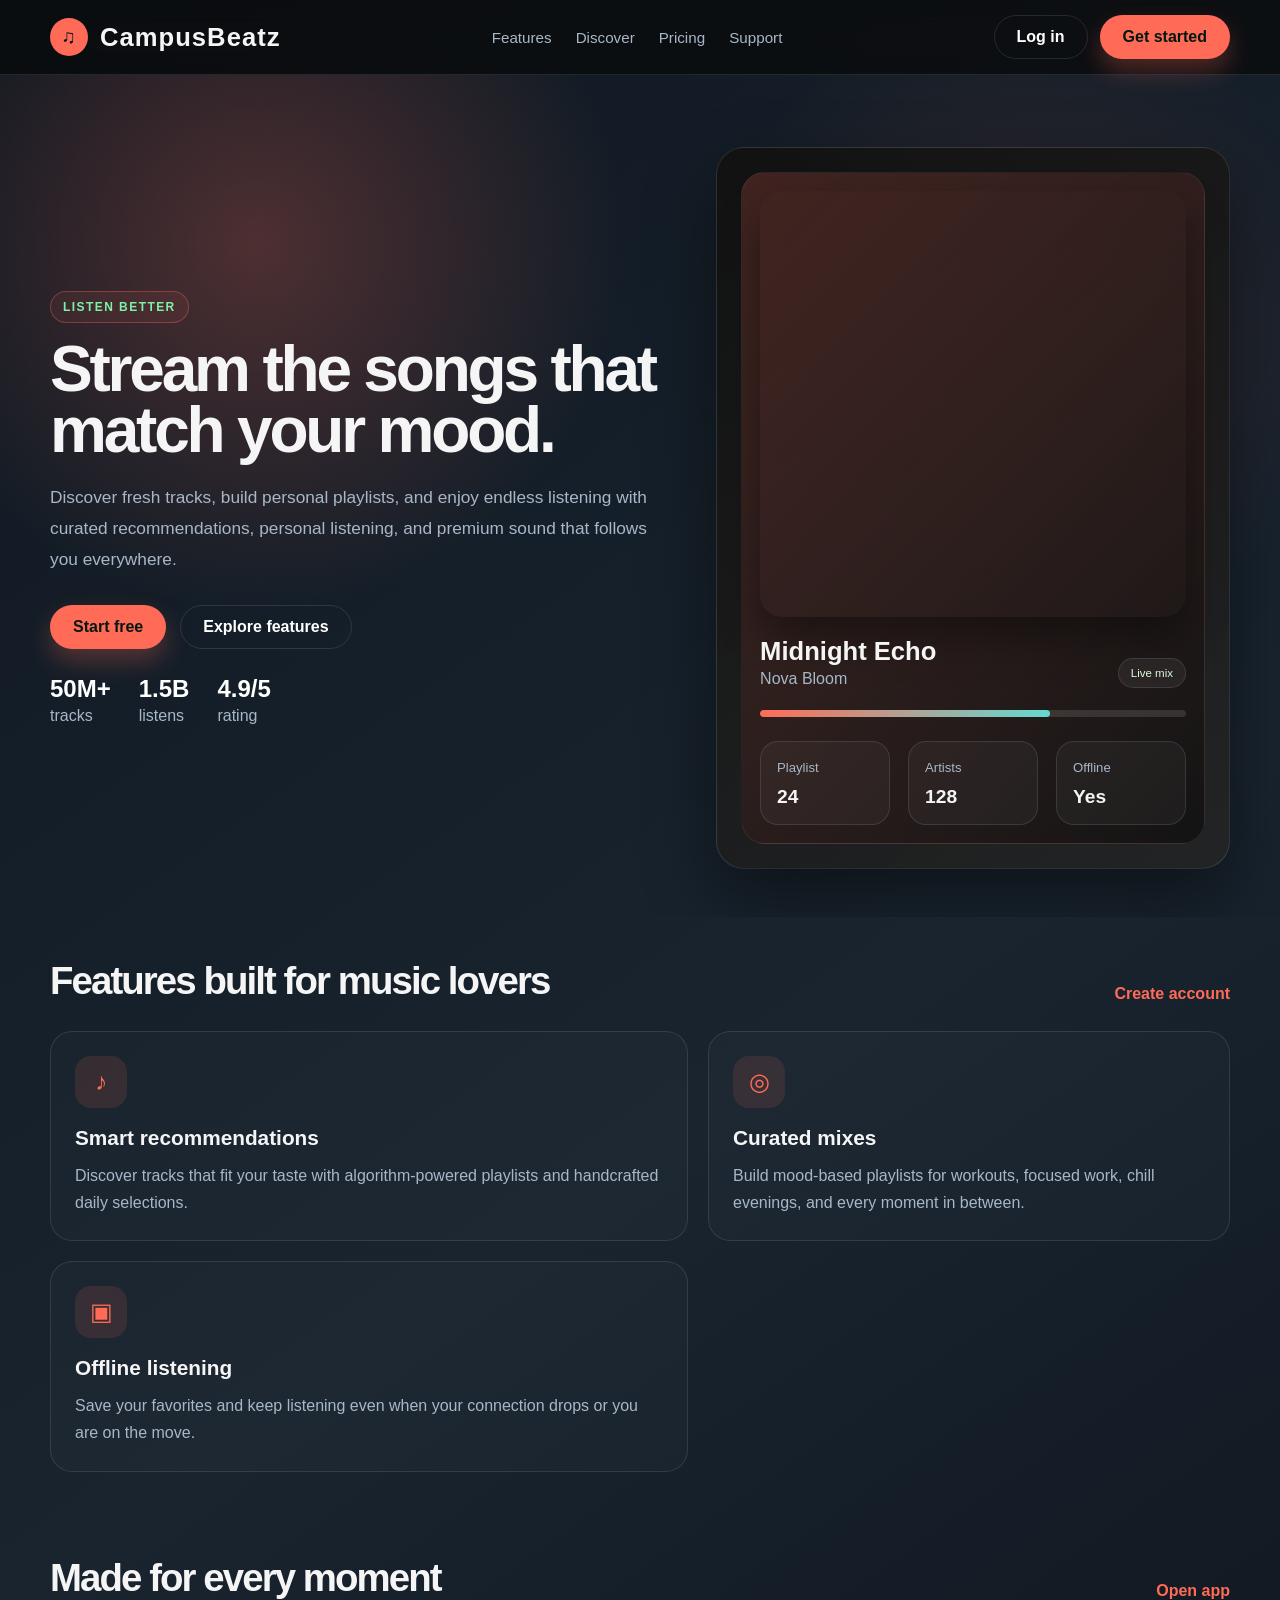
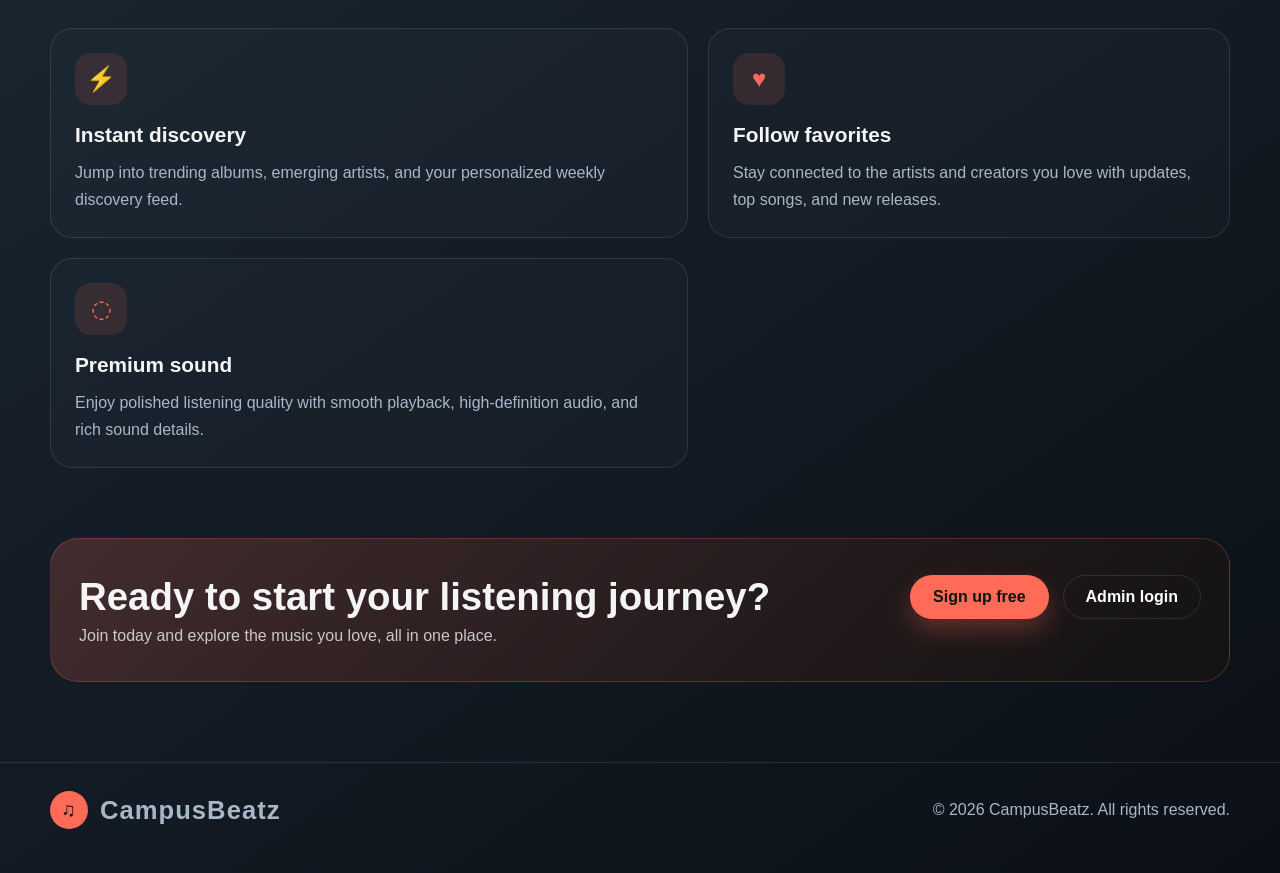
<file: index.html>
<!DOCTYPE html>
<html lang="en">
  <head>
    <meta charset="UTF-8" />
    <meta name="viewport" content="width=device-width, initial-scale=1.0" />
    <title>CampusBeatz | Music Streaming Platform</title>
    <meta
      name="description"
      content="CampusBeatz is a modern music streaming platform for discovering music, creating playlists, and enjoying personal listening."
    />
    <style>
      :root {
        --bg: #0b1017;
        --bg-soft: #171f29;
        --panel: rgba(27, 38, 49, 0.9);
        --panel-2: #202c38;
        --line: rgba(180, 202, 225, 0.14);
        --text: #f5f5f5;
        --muted: #a8b7c8;
        --green: #ff6b57;
        --green-strong: #d94b3d;
        --white: #ffffff;
        --shadow: 0 30px 70px rgba(0, 0, 0, 0.45);
      }

      * {
        box-sizing: border-box;
      }

      html {
        scroll-behavior: smooth;
      }

      body {
        margin: 0;
        font-family: "Space Grotesk", "Avenir Next", sans-serif;
        background: linear-gradient(145deg, #101821 0%, #19242f 48%, #0b1017 100%);
        color: var(--text);
      }

      a {
        color: inherit;
        text-decoration: none;
      }

      img {
        max-width: 100%;
        display: block;
      }

      .container {
        width: min(1180px, calc(100% - 32px));
        margin: 0 auto;
      }

      .topbar {
        position: sticky;
        top: 0;
        z-index: 50;
        backdrop-filter: blur(12px);
        background: rgba(9, 9, 9, 0.7);
        border-bottom: 1px solid var(--line);
      }

      .nav {
        display: flex;
        align-items: center;
        justify-content: space-between;
        min-height: 74px;
      }

      .brand {
        display: inline-flex;
        align-items: center;
        gap: 12px;
        font-weight: 800;
        letter-spacing: 0.04em;
        font-size: 1.6rem;
      }

      .brand-mark {
        width: 38px;
        height: 38px;
        display: grid;
        place-items: center;
        border-radius: 50%;
        background: var(--green);
        color: var(--bg);
        font-size: 1.2rem;
      }

      .nav-links {
        display: flex;
        align-items: center;
        gap: 24px;
        color: var(--muted);
        font-size: 0.95rem;
      }

      .nav-links a:hover {
        color: var(--white);
      }

      .nav-actions {
        display: flex;
        align-items: center;
        gap: 12px;
      }

      .btn {
        display: inline-flex;
        align-items: center;
        justify-content: center;
        border-radius: 999px;
        padding: 12px 22px;
        font-weight: 700;
        transition: 0.2s ease;
        border: 1px solid transparent;
        cursor: pointer;
      }

      .btn-outline {
        border-color: var(--line);
        background: transparent;
        color: var(--white);
      }

      .btn-fill {
        background: var(--green);
        color: #06170d;
        box-shadow: 0 12px 25px rgba(255, 107, 87, 0.28);
      }

      .btn:hover {
        transform: translateY(-1px);
      }

      .hero {
        padding: 72px 0 48px;
        position: relative;
        overflow: hidden;
      }

      .hero::before {
        content: "";
        position: absolute;
        inset: 0;
        background: radial-gradient(circle at 20% 20%, rgba(255,107,87,0.25), transparent 30%),
                    radial-gradient(circle at 80% 30%, rgba(255,107,87,0.12), transparent 28%);
        pointer-events: none;
      }

      .hero-grid {
        position: relative;
        display: grid;
        grid-template-columns: 1.1fr 0.9fr;
        gap: 38px;
        align-items: center;
      }

      .eyebrow {
        display: inline-block;
        margin-bottom: 16px;
        padding: 8px 12px;
        border: 1px solid rgba(255,107,87,0.35);
        border-radius: 999px;
        background: rgba(255,107,87,0.08);
        color: #7ff0a8;
        font-size: 0.75rem;
        letter-spacing: 0.12em;
        text-transform: uppercase;
        font-weight: 700;
      }

      h1 {
        margin: 0;
        font-size: clamp(2.8rem, 5vw, 5rem);
        line-height: 0.96;
        letter-spacing: -0.05em;
      }

      .hero-copy p {
        margin: 20px 0 30px;
        max-width: 620px;
        color: var(--muted);
        font-size: 1.08rem;
        line-height: 1.8;
      }

      .hero-actions {
        display: flex;
        align-items: center;
        flex-wrap: wrap;
        gap: 14px;
        margin-bottom: 26px;
      }

      .stat-row {
        display: flex;
        flex-wrap: wrap;
        gap: 28px;
        color: var(--muted);
      }

      .stat-row strong {
        color: var(--white);
        font-size: 1.5rem;
        display: block;
        margin-bottom: 4px;
      }

      .album-card {
        position: relative;
        background: linear-gradient(145deg, rgba(18,18,18,0.98), rgba(36,36,36,0.9));
        border: 1px solid var(--line);
        border-radius: 28px;
        padding: 24px;
        box-shadow: var(--shadow);
      }

      .player {
        background: linear-gradient(135deg, rgba(255,107,87,0.2), rgba(18,18,18,0.9));
        border: 1px solid rgba(255,255,255,0.06);
        border-radius: 24px;
        padding: 18px;
      }

      .cover {
        width: 100%;
        aspect-ratio: 1;
        border-radius: 22px;
        overflow: hidden;
        background: url('https://images.unsplash.com/photo-1516280440614-37939bbacd81?auto=format&fit=crop&w=900&q=80') center/cover no-repeat;
        box-shadow: 0 20px 40px rgba(0,0,0,0.4);
        margin-bottom: 20px;
      }

      .track-meta {
        display: flex;
        justify-content: space-between;
        align-items: end;
        gap: 16px;
      }

      .track-title {
        font-size: 1.6rem;
        font-weight: 700;
        margin: 0 0 4px;
      }

      .track-artist {
        color: var(--muted);
      }

      .tiny-label {
        background: rgba(255,255,255,0.06);
        border: 1px solid var(--line);
        border-radius: 999px;
        padding: 8px 12px;
        color: #d8fbe1;
        font-size: 0.72rem;
      }

      .seekbar {
        margin-top: 22px;
        height: 7px;
        border-radius: 999px;
        background: rgba(255,255,255,0.12);
        overflow: hidden;
        position: relative;
      }

      .seekbar::before {
        content: "";
        position: absolute;
        inset: 0 auto 0 0;
        width: 68%;
        background: linear-gradient(90deg, var(--green), #63d9d1);
        border-radius: inherit;
      }

      .mini-cards {
        display: grid;
        grid-template-columns: repeat(3, 1fr);
        gap: 18px;
        margin-top: 24px;
      }

      .mini {
        background: rgba(255,255,255,0.04);
        border: 1px solid var(--line);
        border-radius: 18px;
        padding: 16px;
      }

      .mini strong {
        display: block;
        font-size: 1.2rem;
        margin-top: 10px;
      }

      .mini span {
        color: var(--muted);
        font-size: 0.82rem;
      }

      section {
        padding: 42px 0;
      }

      .section-head {
        display: flex;
        align-items: end;
        justify-content: space-between;
        gap: 18px;
        margin-bottom: 28px;
      }

      .section-head h2 {
        margin: 0;
        font-size: clamp(2rem, 3vw, 3rem);
        letter-spacing: -0.05em;
      }

      .section-head a {
        color: var(--green);
        font-weight: 700;
      }

      .feature-grid {
        display: grid;
        grid-template-columns: repeat(3, 1fr);
        gap: 20px;
      }

      .feature-card {
        background: rgba(255,255,255,0.02);
        border: 1px solid var(--line);
        border-radius: 22px;
        padding: 24px;
      }

      .icon {
        width: 52px;
        height: 52px;
        display: grid;
        place-items: center;
        border-radius: 16px;
        background: rgba(255,107,87,0.12);
        color: var(--green);
        font-size: 1.5rem;
        margin-bottom: 18px;
      }

      .feature-card h3 {
        margin: 0 0 12px;
        font-size: 1.3rem;
      }

      .feature-card p {
        margin: 0;
        color: var(--muted);
        line-height: 1.7;
      }

      .cta {
        padding: 28px 0 80px;
      }

      .cta-box {
        padding: 36px 28px;
        border-radius: 28px;
        background: linear-gradient(135deg, rgba(255,107,87,0.2), rgba(19,19,19,0.95));
        border: 1px solid rgba(255,107,87,0.25);
        display: flex;
        align-items: center;
        justify-content: space-between;
        gap: 18px;
      }

      .cta-box h3 {
        margin: 0 0 8px;
        font-size: clamp(1.8rem, 3vw, 2.8rem);
      }

      .cta-box p {
        margin: 0;
        color: rgba(255,255,255,0.75);
      }

      footer {
        border-top: 1px solid var(--line);
        padding: 28px 0 44px;
        color: var(--muted);
      }

      .footer-row {
        display: flex;
        align-items: center;
        justify-content: space-between;
        gap: 16px;
        flex-wrap: wrap;
      }

      @media (max-width: 820px) {
        .nav-links {
          display: flex !important;
        }

        .hero-grid,
        .feature-grid {
          grid-template-columns: 1.1fr 0.9fr !important;
        }

        .cta-box {
          flex-direction: row !important;
          align-items: center !important;
        }
      }

      @media (max-width: 560px) {
        .mini-cards {
          grid-template-columns: repeat(3, 1fr) !important;
        }

        .nav {
          min-height: 74px !important;
        }

        .nav-actions {
          gap: 12px !important;
        }

        .btn {
          padding: 12px 22px !important;
          font-size: 1rem !important;
        }
      }

      /* Force desktop layout everywhere */
      html, body {
        min-width: 1100px;
      }

      body {
        overflow-x: auto;
      }

      .nav-links {
        display: flex !important;
      }

      .hero-grid,
      .feature-grid {
        grid-template-columns: 1.1fr 0.9fr !important;
      }

      .mini-cards {
        grid-template-columns: repeat(3, 1fr) !important;
      }
    </style>
  </head>
  <body>
    <header class="topbar">
      <div class="container nav">
        <a href="#" class="brand" aria-label="CampusBeatz home">
          <span class="brand-mark">♫</span>
          <span>CampusBeatz</span>
        </a>

        <nav class="nav-links" aria-label="Main navigation">
          <a href="#features">Features</a>
          <a href="#discover">Discover</a>
          <a href="#pricing">Pricing</a>
          <a href="#support">Support</a>
        </nav>

        <div class="nav-actions">
          <a class="btn btn-outline" href="frontend/user-login.php">Log in</a>
          <a class="btn btn-fill" href="frontend/user-register.php">Get started</a>
        </div>
      </div>
    </header>

    <main>
      <section class="hero">
        <div class="container hero-grid">
          <div class="hero-copy">
            <span class="eyebrow">Listen better</span>
            <h1>Stream the songs that match your mood.</h1>
            <p>
              Discover fresh tracks, build personal playlists, and enjoy endless listening with curated recommendations,
              personal listening, and premium sound that follows you everywhere.
            </p>

            <div class="hero-actions">
              <a class="btn btn-fill" href="frontend/user-register.php">Start free</a>
              <a class="btn btn-outline" href="#features">Explore features</a>
            </div>

            <div class="stat-row" aria-label="User statistics">
              <div>
                <strong>50M+</strong>
                <span>tracks</span>
              </div>
              <div>
                <strong>1.5B</strong>
                <span>listens</span>
              </div>
              <div>
                <strong>4.9/5</strong>
                <span>rating</span>
              </div>
            </div>
          </div>

          <div class="album-card" aria-label="Now playing section">
            <div class="player">
              <div class="cover" aria-label="Album art"></div>

              <div class="track-meta">
                <div>
                  <p class="track-title">Midnight Echo</p>
                  <span class="track-artist">Nova Bloom</span>
                </div>
                <span class="tiny-label">Live mix</span>
              </div>

              <div class="seekbar" aria-hidden="true"></div>

              <div class="mini-cards">
                <div class="mini">
                  <span>Playlist</span>
                  <strong>24</strong>
                </div>
                <div class="mini">
                  <span>Artists</span>
                  <strong>128</strong>
                </div>
                <div class="mini">
                  <span>Offline</span>
                  <strong>Yes</strong>
                </div>
              </div>
            </div>
          </div>
        </div>
      </section>

      <section id="features">
        <div class="container">
          <div class="section-head">
            <h2>Features built for music lovers</h2>
              <a href="frontend/user-register.php">Create account</a>
          </div>

          <div class="feature-grid">
            <article class="feature-card">
              <div class="icon">♪</div>
              <h3>Smart recommendations</h3>
              <p>
                Discover tracks that fit your taste with algorithm-powered playlists and handcrafted daily selections.
              </p>
            </article>

            <article class="feature-card">
              <div class="icon">◎</div>
              <h3>Curated mixes</h3>
              <p>
                Build mood-based playlists for workouts, focused work, chill evenings, and every moment in between.
              </p>
            </article>

            <article class="feature-card">
              <div class="icon">▣</div>
              <h3>Offline listening</h3>
              <p>
                Save your favorites and keep listening even when your connection drops or you are on the move.
              </p>
            </article>
          </div>
        </div>
      </section>

      <section id="discover">
        <div class="container">
          <div class="section-head">
            <h2>Made for every moment</h2>
              <a href="frontend/user-login.php">Open app</a>
          </div>

          <div class="feature-grid">
            <article class="feature-card">
              <div class="icon">⚡</div>
              <h3>Instant discovery</h3>
              <p>Jump into trending albums, emerging artists, and your personalized weekly discovery feed.</p>
            </article>

            <article class="feature-card">
              <div class="icon">♥</div>
              <h3>Follow favorites</h3>
              <p>Stay connected to the artists and creators you love with updates, top songs, and new releases.</p>
            </article>

            <article class="feature-card">
              <div class="icon">◌</div>
              <h3>Premium sound</h3>
              <p>Enjoy polished listening quality with smooth playback, high-definition audio, and rich sound details.</p>
            </article>
          </div>
        </div>
      </section>

      <section class="cta" id="pricing">
        <div class="container">
          <div class="cta-box">
            <div>
              <h3>Ready to start your listening journey?</h3>
              <p>Join today and explore the music you love, all in one place.</p>
            </div>
            <div class="hero-actions">
              <a class="btn btn-fill" href="frontend/user-register.php">Sign up free</a>
              <a class="btn btn-outline" href="frontend/admin-login.php">Admin login</a>
            </div>
          </div>
        </div>
      </section>
    </main>

    <footer id="support">
      <div class="container footer-row">
        <div class="brand">
          <span class="brand-mark">♫</span>
          <span>CampusBeatz</span>
        </div>
        <span>© 2026 CampusBeatz. All rights reserved.</span>
      </div>
    </footer>
  </body>
</html>
</file>
